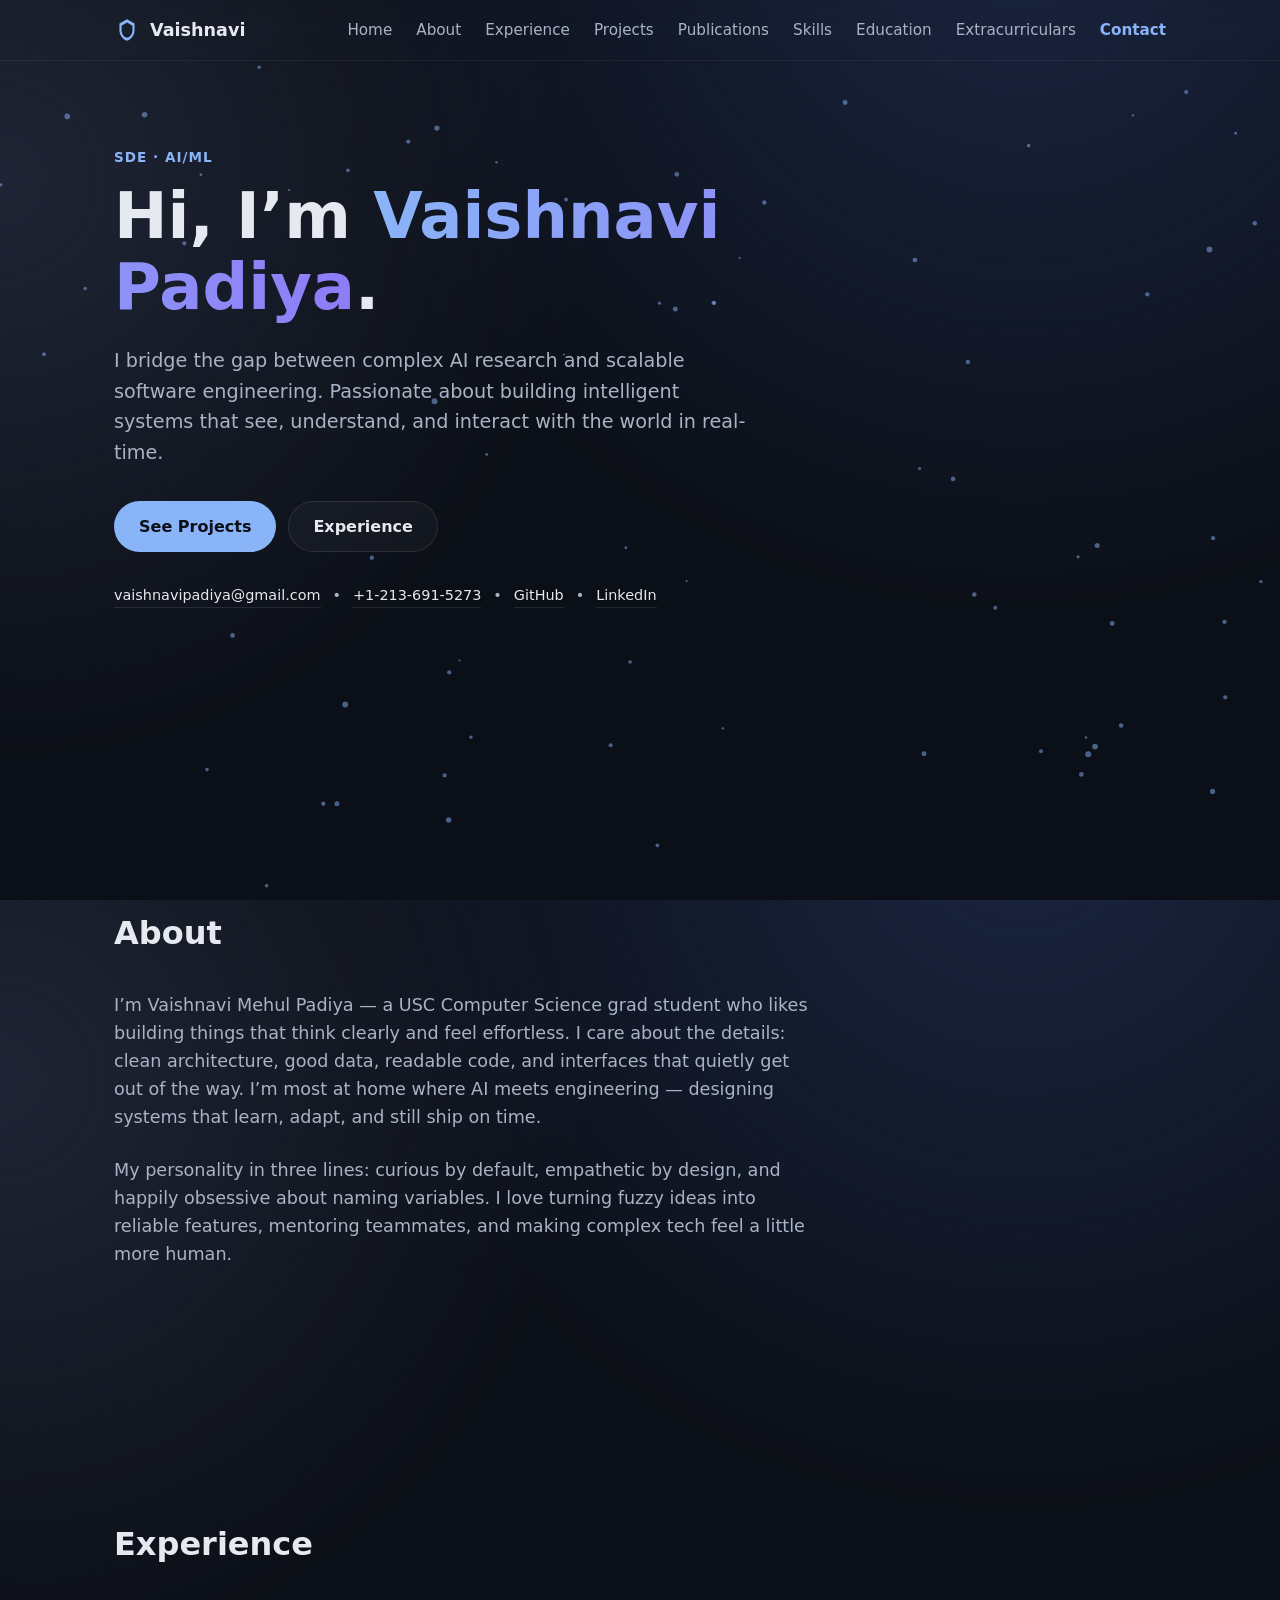
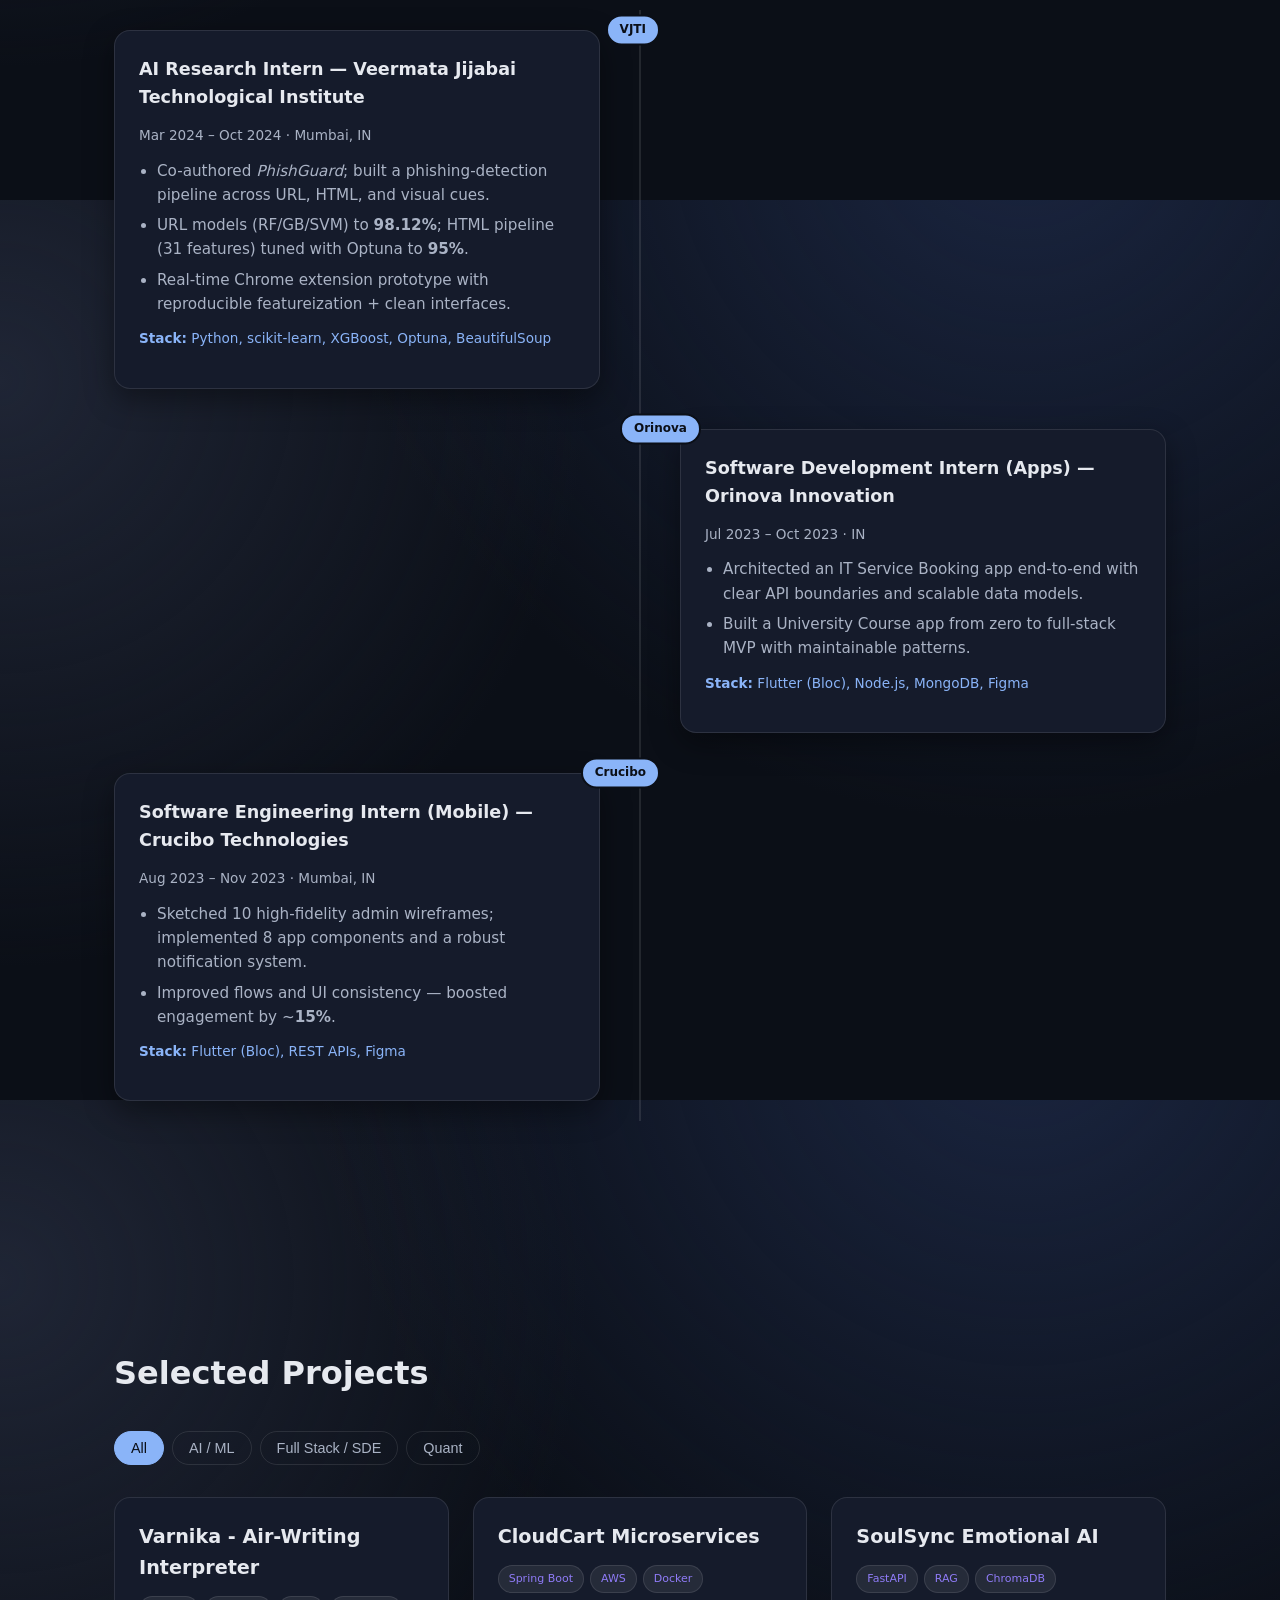
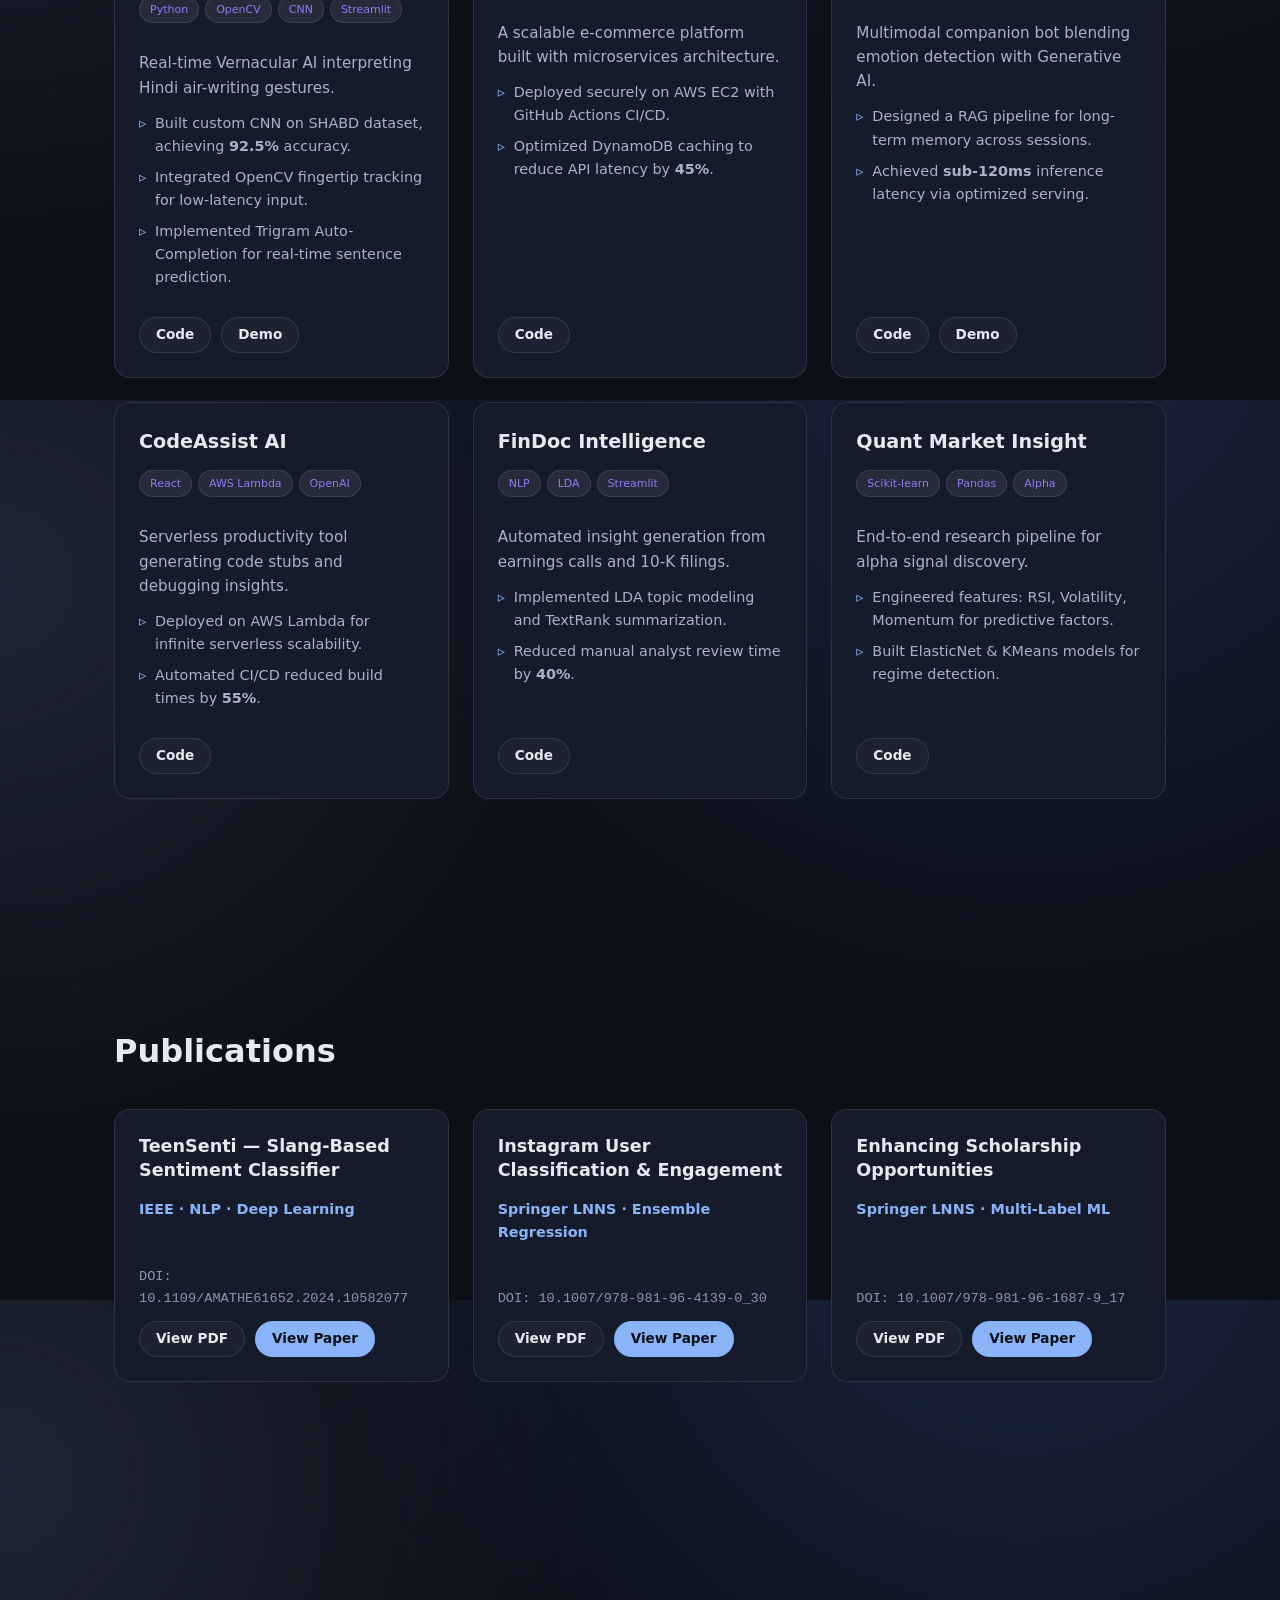
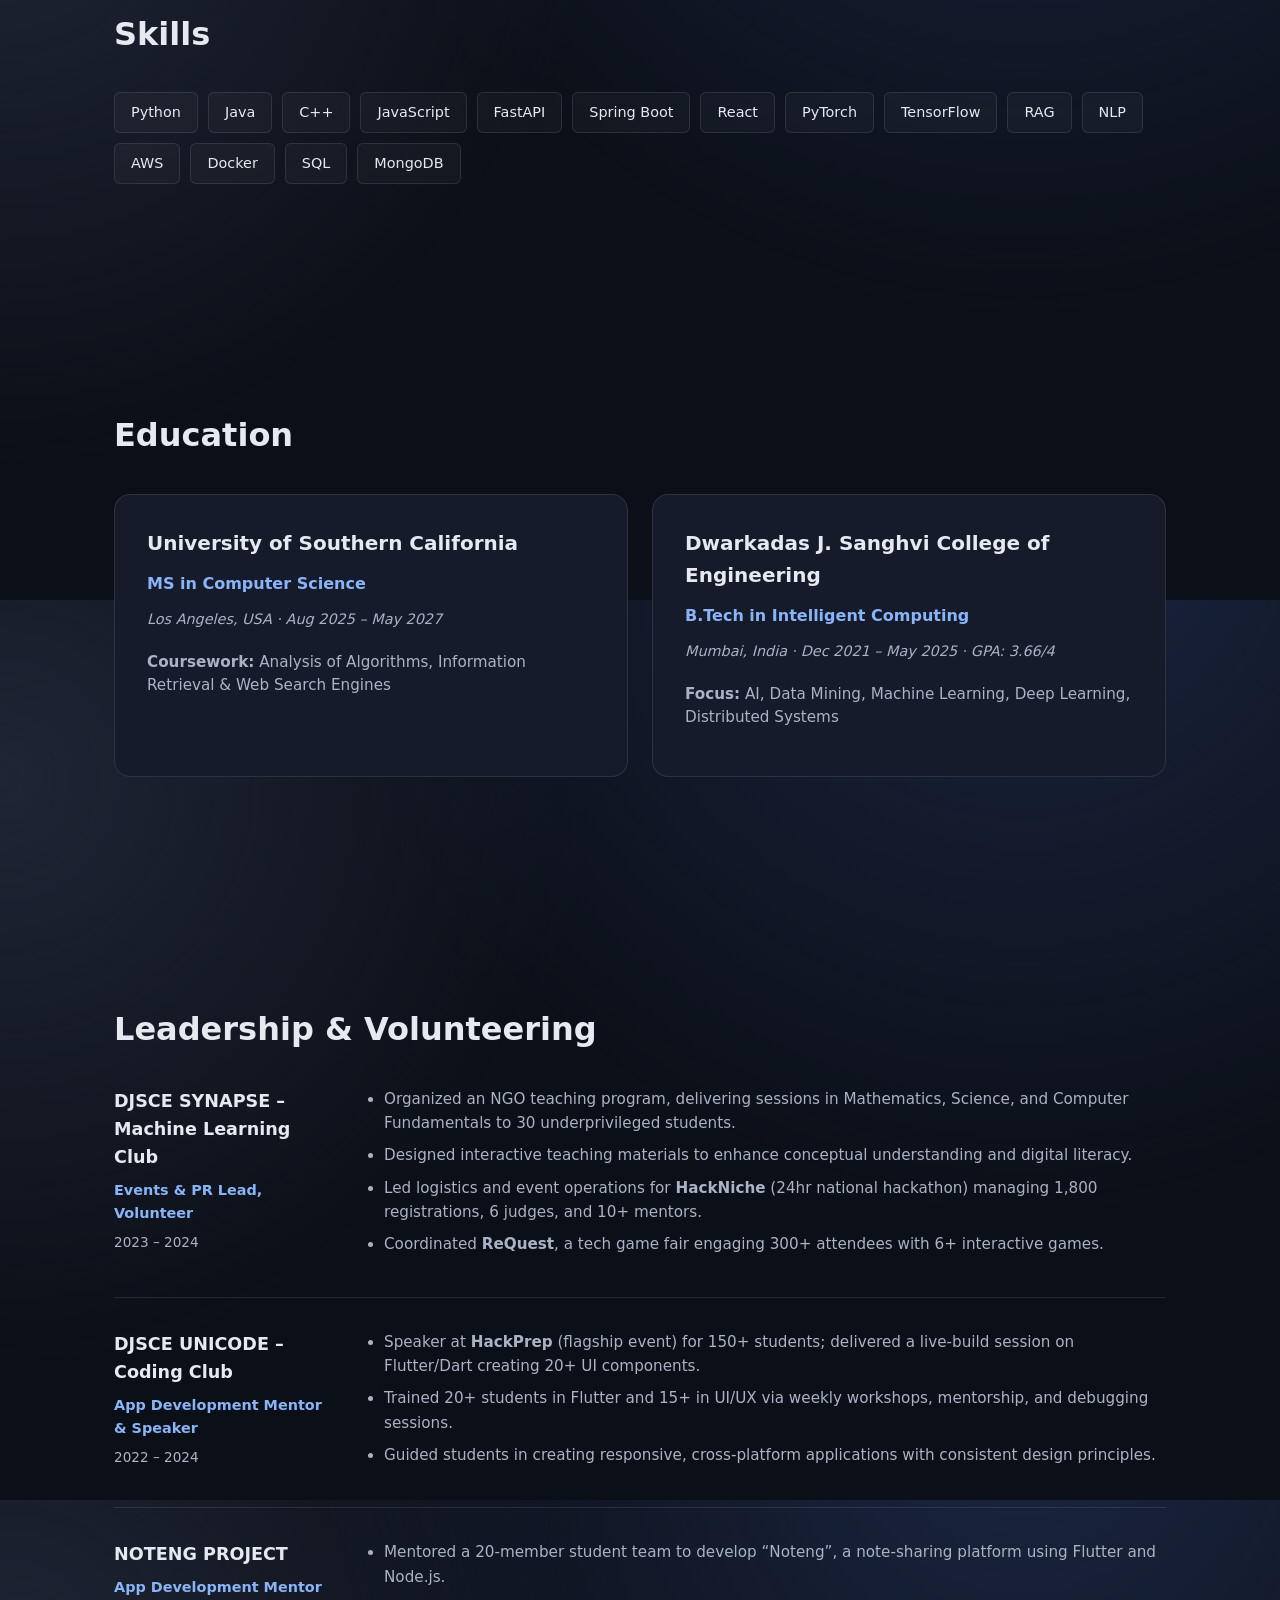
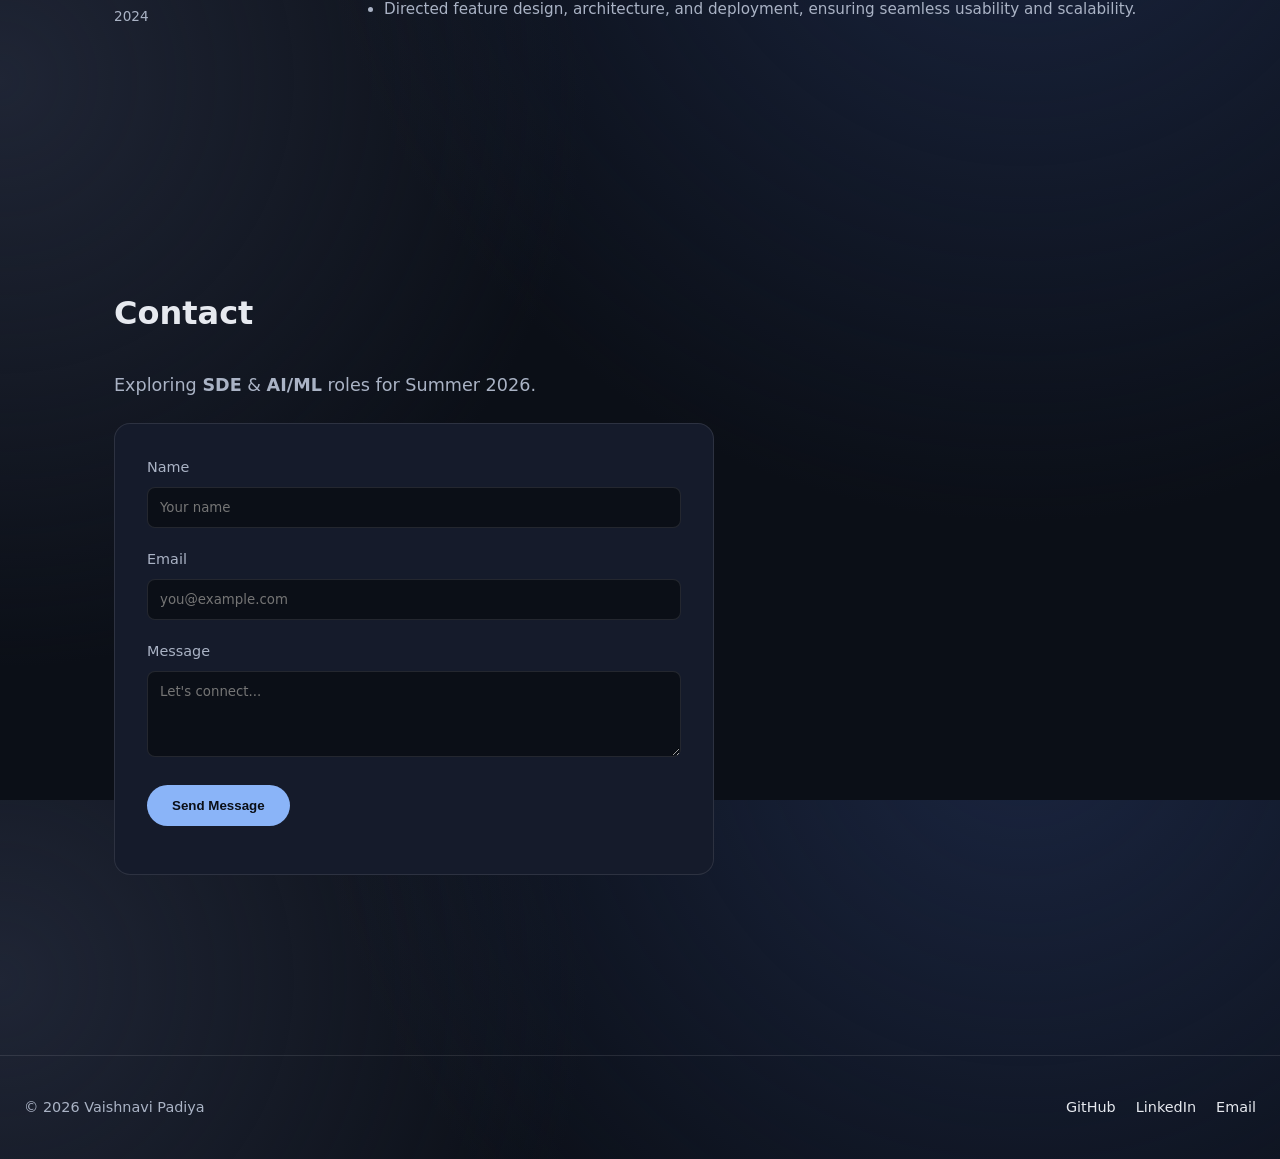
<file: portfolio.html>
<!DOCTYPE html>
<html lang="en">
<head>
  <meta charset="utf-8" />
  <meta name="viewport" content="width=device-width, initial-scale=1" />
  <title>Vaishnavi Padiya — SDE · AI/ML</title>
  <meta name="description" content="SDE · AI/ML portfolio of Vaishnavi Padiya." />
  <style>
    /* ---------- Root Variables ---------- */
    :root {
      --bg: #0b0f17;
      --panel: #151b2b;
      --text: #e6e9ef;
      --muted: #aab3c5;
      --accent: #8ab4f8;
      --accent-2: #8f7bf7;
      --border: rgba(255, 255, 255, 0.1);
      --glass: rgba(255, 255, 255, 0.03);
      --glass-strong: rgba(255, 255, 255, 0.07);
      --shadow: 0 10px 30px rgba(0, 0, 0, 0.4);
      --radius: 16px;
    }

    * { box-sizing: border-box; }
    html, body { height: 100%; scroll-behavior: smooth; }

    body {
      margin: 0;
      font-family: ui-sans-serif, system-ui, -apple-system, Segoe UI, Roboto, sans-serif;
      color: var(--text);
      background: radial-gradient(circle at 80% -10%, #1a2540 0%, transparent 50%),
                  radial-gradient(circle at 0% 20%, #1f2535 0%, transparent 40%),
                  var(--bg);
      line-height: 1.6;
      overflow-x: hidden;
    }

    /* Canvas Background - Fixed Z-Index to ensure it stays behind */
    #bg { position: fixed; inset: 0; z-index: -1; display: block; width: 100%; height: 100%; }

    /* Header */
    .site-header { position: sticky; top: 0; z-index: 100; backdrop-filter: blur(12px); border-bottom: 1px solid rgba(255,255,255,0.05); }
    .nav { max-width: 1100px; margin: 0 auto; padding: 16px 24px; display: flex; align-items: center; justify-content: space-between; }
    .brand { display: flex; align-items: center; gap: 10px; color: var(--text); text-decoration: none; font-weight: 700; font-size: 1.1rem; }
    .brand svg { color: var(--accent); }
    .nav-toggle { display: none; background: none; border: 1px solid var(--border); color: var(--text); padding: 8px 12px; border-radius: 8px; cursor: pointer; }

    .nav-links { list-style: none; display: flex; gap: 24px; margin: 0; padding: 0; }
    .nav-links a { color: var(--muted); text-decoration: none; transition: 0.2s; font-size: 0.95rem; }
    .nav-links a:hover { color: var(--accent); }
    .nav-links .cta { color: var(--accent); font-weight: 600; }

    /* General Layout */
    .section { max-width: 1100px; margin: 0 auto; padding: 100px 24px; }
    .section__title { font-size: 2rem; margin-bottom: 32px; color: var(--text); }
    .lead { color: var(--muted); font-size: 1.1rem; max-width: 700px; margin-bottom: 24px; }
    .lead-text { color: var(--muted); font-size: 0.95rem; margin: 12px 0; }

    /* Hero */
    .hero { min-height: 80vh; display: flex; align-items: center; padding-top: 0; }
    .hero__content { max-width: 800px; }
    .eyebrow { color: var(--accent); text-transform: uppercase; letter-spacing: 1px; font-size: 0.85rem; font-weight: 600; margin-bottom: 12px; }
    .hero__title { font-size: clamp(2.5rem, 5vw, 4rem); line-height: 1.1; margin: 0 0 24px 0; }
    .hero__title .accent { background: linear-gradient(90deg, var(--accent), var(--accent-2)); -webkit-background-clip: text; -webkit-text-fill-color: transparent; }
    .hero__subtitle { color: var(--muted); font-size: 1.2rem; margin-bottom: 32px; max-width: 650px; }
    .hero__actions { display: flex; gap: 12px; flex-wrap: wrap; }
    .hero__meta { margin-top: 32px; color: var(--muted); font-size: 0.9rem; display: flex; gap: 12px; flex-wrap: wrap; }
    .hero__meta a { color: var(--text); text-decoration: none; border-bottom: 1px solid var(--border); }

    /* Buttons */
    .btn { display: inline-block; padding: 12px 24px; border-radius: 50px; text-decoration: none; font-weight: 600; transition: 0.2s; border: 1px solid transparent; cursor: pointer; }
    .btn.small { padding: 6px 16px; font-size: 0.85rem; }
    .btn.primary { background: var(--accent); color: #0b0f17; }
    .btn.primary:hover { filter: brightness(1.1); }
    .btn.ghost { background: var(--glass); border-color: var(--border); color: var(--text); }
    .btn.ghost:hover { background: var(--glass-strong); border-color: var(--muted); }
    .btn.link { color: var(--accent); padding: 12px 0; }

    /* Timeline (Experience) */
    .timeline-alt { position: relative; margin-top: 40px; }
    .timeline-alt::before { content: ""; position: absolute; left: 50%; top: 0; bottom: 0; width: 2px; background: var(--border); transform: translateX(-50%); }
    .t-card { position: relative; padding: 20px 0; width: 50%; }
    .t-card[data-side="left"] { left: 0; padding-right: 40px; }
    .t-card[data-side="right"] { left: 50%; padding-left: 40px; }
    .t-pin { position: absolute; top: 20px; width: auto; height: auto; padding: 4px 12px; border-radius: 20px; font-size: 12px; font-weight: bold; color: #0b0f17; border: 2px solid var(--bg); background: var(--accent); transform: translateY(-50%); z-index: 2; }
    .t-card[data-side="left"] .t-pin { right: -20px; left: auto; }
    .t-card[data-side="right"] .t-pin { left: -20px; right: auto; }

    .t-body { background: var(--panel); padding: 24px; border-radius: var(--radius); border: 1px solid var(--border); box-shadow: var(--shadow); }
    .t-body h3 { margin: 0 0 4px 0; font-size: 1.1rem; }
    .meta { font-size: 0.85rem; color: var(--muted); margin-bottom: 12px; }
    .t-points { padding-left: 18px; margin: 0; font-size: 0.95rem; color: var(--muted); }
    .t-points li { margin-bottom: 6px; }
    .tiny { font-size: 0.85rem; color: var(--accent); margin-top: 12px; display: block; }

    /* PROJECTS SECTION */
    .filters { display: flex; gap: 8px; flex-wrap: wrap; margin-bottom: 32px; }
    .pill { background: transparent; border: 1px solid var(--border); color: var(--muted); padding: 8px 16px; border-radius: 50px; cursor: pointer; transition: 0.2s; font-size: 0.9rem; }
    .pill.active, .pill:hover { background: var(--accent); color: #0b0f17; border-color: var(--accent); }

    .showcase { display: grid; grid-template-columns: repeat(auto-fit, minmax(320px, 1fr)); gap: 24px; }

    .p-card { background: var(--panel); border: 1px solid var(--border); border-radius: var(--radius); padding: 24px; transition: transform 0.2s, border-color 0.2s; display: flex; flex-direction: column; }
    .p-card:hover { transform: translateY(-5px); border-color: var(--accent); }
    .p-card h3 { margin: 0 0 12px 0; font-size: 1.2rem; }

    .badges { display: flex; gap: 6px; flex-wrap: wrap; margin-bottom: 16px; }
    .badge { font-size: 11px; padding: 4px 10px; background: var(--glass-strong); border-radius: 20px; color: var(--accent-2); border: 1px solid var(--border); }

    .kpi-list { list-style: none; padding: 0; margin: 0 0 20px 0; font-size: 0.9rem; color: var(--muted); flex-grow: 1; }
    .kpi-list li { position: relative; padding-left: 16px; margin-bottom: 8px; }
    .kpi-list li::before { content: "▹"; position: absolute; left: 0; color: var(--accent); }

    .actions { margin-top: auto; display: flex; gap: 10px; }

    /* PUBLICATIONS (Standard Static Cards) */
    .pub-grid { display: grid; grid-template-columns: repeat(auto-fit, minmax(300px, 1fr)); gap: 24px; }
    .pub-card { background: var(--panel); border: 1px solid var(--border); border-radius: var(--radius); padding: 24px; transition: transform 0.2s, border-color 0.2s; display: flex; flex-direction: column; }
    .pub-card:hover { transform: translateY(-5px); border-color: var(--accent); }
    .pub-card header { margin-bottom: 16px; }
    .pub-title { font-size: 1.1rem; margin: 0 0 8px 0; line-height: 1.4; }
    .pub-venue { color: var(--accent); font-size: 0.9rem; font-weight: 600; }
    .pub-body { margin-top: auto; }
    .pub-doi { font-size: 0.85rem; color: var(--muted); margin-bottom: 12px; font-family: monospace; opacity: 0.8; }
    .pub-actions { display: flex; gap: 10px; }

    /* SKILLS */
    .skill-list { display: flex; flex-wrap: wrap; gap: 10px; }
    .skill-pill { background: var(--glass); padding: 8px 16px; border-radius: 6px; border: 1px solid var(--border); color: var(--text); font-size: 0.9rem; }

    /* EDUCATION (New Grid Layout) */
    .edu-grid { display: grid; grid-template-columns: repeat(auto-fit, minmax(300px, 1fr)); gap: 24px; }
    .edu-card { background: var(--panel); padding: 32px; border-radius: var(--radius); border: 1px solid var(--border); display: flex; flex-direction: column; gap: 12px; transition: transform 0.2s; }
    .edu-card:hover { transform: translateY(-4px); border-color: var(--accent); }
    .edu-card h3 { margin: 0; font-size: 1.25rem; }
    .edu-degree { color: var(--accent); font-weight: 600; font-size: 1rem; }
    .edu-meta { font-size: 0.9rem; color: var(--muted); font-style: italic; }
    .edu-desc { font-size: 0.95rem; color: var(--muted); line-height: 1.5; margin-top: 8px; }

    /* EXTRACURRICULARS (New List Layout) */
    .extra-list { display: flex; flex-direction: column; gap: 32px; }
    .extra-item { display: grid; grid-template-columns: 220px 1fr; gap: 32px; border-bottom: 1px solid var(--border); padding-bottom: 32px; }
    .extra-item:last-child { border-bottom: none; }
    .extra-header h3 { margin: 0 0 8px 0; font-size: 1.1rem; color: var(--text); }
    .extra-role { color: var(--accent); font-size: 0.9rem; font-weight: 600; margin-bottom: 4px; display: block; }
    .extra-date { color: var(--muted); font-size: 0.85rem; }
    .extra-content ul { margin: 0; padding-left: 18px; color: var(--muted); font-size: 0.95rem; }
    .extra-content li { margin-bottom: 8px; }

    /* CONTACT */
    .form { max-width: 600px; background: var(--panel); padding: 32px; border-radius: var(--radius); border: 1px solid var(--border); }
    .field { margin-bottom: 20px; }
    .field label { display: block; margin-bottom: 8px; font-size: 0.9rem; color: var(--muted); }
    .field input, .field textarea { width: 100%; background: var(--bg); border: 1px solid var(--border); padding: 12px; border-radius: 8px; color: var(--text); font-family: inherit; }
    .field input:focus, .field textarea:focus { outline: none; border-color: var(--accent); }

    /* Footer */
    .site-footer { padding: 40px 24px; border-top: 1px solid var(--border); display: flex; justify-content: space-between; align-items: center; color: var(--muted); font-size: 0.9rem; margin-top: 80px; }
    .socials { display: flex; gap: 20px; }
    .socials a { color: var(--text); text-decoration: none; transition: color 0.2s; }
    .socials a:hover { color: var(--accent); }

    /* ANIMATION UTILS - Default to visible to prevent blank screen */
    .observe { opacity: 1; transform: translateY(0); transition: opacity 0.8s ease, transform 0.8s ease; }
    .observe.hidden { opacity: 0; transform: translateY(30px); }

    /* RESPONSIVE DESIGN */
    @media (max-width: 768px) {
      .nav-toggle { display: block; }
      .nav-links { position: absolute; top: 100%; left: 0; right: 0; background: var(--panel); flex-direction: column; padding: 20px; gap: 16px; border-bottom: 1px solid var(--border); display: none; }
      .nav-links.show { display: flex; }
      .hero__title { font-size: 2.5rem; }
      
      /* Timeline collapse */
      .timeline-alt::before { left: 20px; }
      .t-card { width: 100%; padding-left: 50px !important; padding-right: 0 !important; left: 0 !important; }
      .t-pin { left: 14px !important; right: auto !important; width: 12px; height: 12px; padding: 0; border: 2px solid var(--accent); background: var(--bg); }
      
      /* Extracurriculars collapse */
      .extra-item { grid-template-columns: 1fr; gap: 12px; }
      
      .site-footer { flex-direction: column; gap: 16px; }
    }
  </style>
</head>
<body>
  <!-- Background Animation Canvas -->
  <canvas id="bg"></canvas>

  <header class="site-header">
    <nav class="nav">
      <a class="brand" href="#hero" aria-label="Home">
        <svg width="26" height="26" viewBox="0 0 24 24" aria-hidden="true"><path fill="currentColor" d="M12 2l7 4v6c0 5-3.5 9-7 10c-3.5-1-7-5-7-10V6l7-4zM7 8v4c0 3.7 2.4 7 5 7s5-3.3 5-7V8l-5-3l-5 3z"/></svg>
        <span>Vaishnavi</span>
      </a>
      <button class="nav-toggle" aria-label="Open menu">☰</button>
      <ul class="nav-links">
        <li><a href="#hero">Home</a></li>
        <li><a href="#about">About</a></li>
        <li><a href="#experience">Experience</a></li>
        <li><a href="#projects">Projects</a></li>
        <li><a href="#publications">Publications</a></li>
        <li><a href="#skills">Skills</a></li>
        <li><a href="#education">Education</a></li>
        <li><a href="#extras">Extracurriculars</a></li>
        <li><a class="cta" href="#contact">Contact</a></li>
      </ul>
    </nav>
  </header>

  <main>
    <!-- HERO -->
    <section id="hero" class="hero section observe hidden">
      <div class="hero__content">
        <p class="eyebrow">SDE · AI/ML</p>
        <h1 class="hero__title">Hi, I’m <span class="accent">Vaishnavi Padiya</span>.</h1>
        <!-- Updated Bio -->
        <p class="hero__subtitle">
          I bridge the gap between complex AI research and scalable software engineering. 
          Passionate about building intelligent systems that see, understand, and interact with the world in real-time.
        </p>
        <div class="hero__actions">
          <a class="btn primary" href="#projects">See Projects</a>
          <a class="btn ghost" href="#experience">Experience</a>
        </div>
        <div class="hero__meta">
          <a href="mailto:vaishnavipadiya@gmail.com">vaishnavipadiya@gmail.com</a><span>•</span>
          <a href="tel:+12136915273">+1-213-691-5273</a><span>•</span>
          <a href="https://github.com/Vaish1809" target="_blank" rel="noopener">GitHub</a><span>•</span>
          <a href="http://www.linkedin.com/in/vaishnavipadiya" target="_blank" rel="noopener">LinkedIn</a>
        </div>
      </div>
    </section>

    <!-- ABOUT -->
    <section id="about" class="about section observe hidden">
      <h2 class="section__title">About</h2>
      <!-- Updated About Text -->
      <p class="lead">
        I’m Vaishnavi Mehul Padiya — a USC Computer Science grad student who likes building things that think clearly and feel effortless. I care about the details: clean architecture, good data, readable code, and interfaces that quietly get out of the way. I’m most at home where AI meets engineering — designing systems that learn, adapt, and still ship on time.

      </p>
      <p class="lead">
        
My personality in three lines: curious by default, empathetic by design, and happily obsessive about naming variables. I love turning fuzzy ideas into reliable features, mentoring teammates, and making complex tech feel a little more human.
    </section>

    <!-- EXPERIENCE -->
    <section id="experience" class="experience section observe hidden">
      <h2 class="section__title">Experience</h2>
      <div class="timeline-alt">
        <!-- VJTI -->
        <article class="t-card" data-side="left">
          <div class="t-pin">VJTI</div>
          <div class="t-body">
            <header>
              <h3>AI Research Intern — Veermata Jijabai Technological Institute</h3>
              <p class="meta">Mar 2024 – Oct 2024 · Mumbai, IN</p>
            </header>
            <ul class="t-points">
              <li>Co-authored <em>PhishGuard</em>; built a phishing-detection pipeline across URL, HTML, and visual cues.</li>
              <li>URL models (RF/GB/SVM) to <strong>98.12%</strong>; HTML pipeline (31 features) tuned with Optuna to <strong>95%</strong>.</li>
              <li>Real-time Chrome extension prototype with reproducible featureization + clean interfaces.</li>
            </ul>
            <p class="tiny"><strong>Stack:</strong> Python, scikit-learn, XGBoost, Optuna, BeautifulSoup</p>
          </div>
        </article>

        <!-- Orinova -->
        <article class="t-card" data-side="right">
          <div class="t-pin">Orinova</div>
          <div class="t-body">
            <header>
              <h3>Software Development Intern (Apps) — Orinova Innovation</h3>
              <p class="meta">Jul 2023 – Oct 2023 · IN</p>
            </header>
            <ul class="t-points">
              <li>Architected an IT Service Booking app end-to-end with clear API boundaries and scalable data models.</li>
              <li>Built a University Course app from zero to full-stack MVP with maintainable patterns.</li>
            </ul>
            <p class="tiny"><strong>Stack:</strong> Flutter (Bloc), Node.js, MongoDB, Figma</p>
          </div>
        </article>

        <!-- Crucibo -->
        <article class="t-card" data-side="left">
          <div class="t-pin">Crucibo</div>
          <div class="t-body">
            <header>
              <h3>Software Engineering Intern (Mobile) — Crucibo Technologies</h3>
              <p class="meta">Aug 2023 – Nov 2023 · Mumbai, IN</p>
            </header>
            <ul class="t-points">
              <li>Sketched 10 high-fidelity admin wireframes; implemented 8 app components and a robust notification system.</li>
              <li>Improved flows and UI consistency — boosted engagement by ~<strong>15%</strong>.</li>
            </ul>
            <p class="tiny"><strong>Stack:</strong> Flutter (Bloc), REST APIs, Figma</p>
          </div>
        </article>
      </div>
    </section>

    <!-- PROJECTS -->
    <section id="projects" class="projects section observe hidden">
      <h2 class="section__title">Selected Projects</h2>
      <div class="filters">
        <button class="pill active" data-filter="all">All</button>
        <button class="pill" data-filter="ml">AI / ML</button>
        <button class="pill" data-filter="sde">Full Stack / SDE</button>
        <button class="pill" data-filter="quant">Quant</button>
      </div>
      <div class="showcase">
        
        <!-- Varnika (NEW) -->
        <article class="p-card" data-tags="ml ai">
          <header>
            <h3>Varnika - Air-Writing Interpreter</h3>
            <div class="badges"><span class="badge">Python</span><span class="badge">OpenCV</span><span class="badge">CNN</span><span class="badge">Streamlit</span></div>
          </header>
          <p class="lead-text">Real-time Vernacular AI interpreting Hindi air-writing gestures.</p>
          <ul class="kpi-list">
            <li>Built custom CNN on SHABD dataset, achieving <strong>92.5%</strong> accuracy.</li>
            <li>Integrated OpenCV fingertip tracking for low-latency input.</li>
            <li>Implemented Trigram Auto-Completion for real-time sentence prediction.</li>
          </ul>
          <div class="actions"><a href="#" class="btn small ghost">Code</a><a href="https://varnika.streamlit.app" target="_blank" class="btn small ghost">Demo</a></div>
        </article>

        <!-- CloudCart -->
        <article class="p-card" data-tags="sde cloud">
          <header>
            <h3>CloudCart Microservices</h3>
            <div class="badges"><span class="badge">Spring Boot</span><span class="badge">AWS</span><span class="badge">Docker</span></div>
          </header>
          <p class="lead-text">A scalable e-commerce platform built with microservices architecture.</p>
          <ul class="kpi-list">
            <li>Deployed securely on AWS EC2 with GitHub Actions CI/CD.</li>
            <li>Optimized DynamoDB caching to reduce API latency by <strong>45%</strong>.</li>
          </ul>
          <div class="actions"><a href="#" class="btn small ghost">Code</a></div>
        </article>

        <!-- SoulSync -->
        <article class="p-card" data-tags="ml ai">
          <header>
            <h3>SoulSync Emotional AI</h3>
            <div class="badges"><span class="badge">FastAPI</span><span class="badge">RAG</span><span class="badge">ChromaDB</span></div>
          </header>
          <p class="lead-text">Multimodal companion bot blending emotion detection with Generative AI.</p>
          <ul class="kpi-list">
            <li>Designed a RAG pipeline for long-term memory across sessions.</li>
            <li>Achieved <strong>sub-120ms</strong> inference latency via optimized serving.</li>
          </ul>
          <div class="actions"><a href="#" class="btn small ghost">Code</a><a href="#" class="btn small ghost">Demo</a></div>
        </article>

        <!-- CodeAssist -->
        <article class="p-card" data-tags="sde ai">
          <header>
            <h3>CodeAssist AI</h3>
            <div class="badges"><span class="badge">React</span><span class="badge">AWS Lambda</span><span class="badge">OpenAI</span></div>
          </header>
          <p class="lead-text">Serverless productivity tool generating code stubs and debugging insights.</p>
          <ul class="kpi-list">
            <li>Deployed on AWS Lambda for infinite serverless scalability.</li>
            <li>Automated CI/CD reduced build times by <strong>55%</strong>.</li>
          </ul>
          <div class="actions"><a href="#" class="btn small ghost">Code</a></div>
        </article>

        <!-- FinDoc Intel -->
        <article class="p-card" data-tags="ml quant">
          <header>
            <h3>FinDoc Intelligence</h3>
            <div class="badges"><span class="badge">NLP</span><span class="badge">LDA</span><span class="badge">Streamlit</span></div>
          </header>
          <p class="lead-text">Automated insight generation from earnings calls and 10-K filings.</p>
          <ul class="kpi-list">
            <li>Implemented LDA topic modeling and TextRank summarization.</li>
            <li>Reduced manual analyst review time by <strong>40%</strong>.</li>
          </ul>
          <div class="actions"><a href="#" class="btn small ghost">Code</a></div>
        </article>

        <!-- Quant Insight -->
        <article class="p-card" data-tags="quant ml">
          <header>
            <h3>Quant Market Insight</h3>
            <div class="badges"><span class="badge">Scikit-learn</span><span class="badge">Pandas</span><span class="badge">Alpha</span></div>
          </header>
          <p class="lead-text">End-to-end research pipeline for alpha signal discovery.</p>
          <ul class="kpi-list">
            <li>Engineered features: RSI, Volatility, Momentum for predictive factors.</li>
            <li>Built ElasticNet & KMeans models for regime detection.</li>
          </ul>
          <div class="actions"><a href="#" class="btn small ghost">Code</a></div>
        </article>
      </div>
    </section>

    <!-- PUBLICATIONS -->
    <section id="publications" class="publications section observe hidden">
      <h2 class="section__title">Publications</h2>
      <div class="pub-grid">
        <article class="pub-card">
          <header>
            <h3 class="pub-title">TeenSenti — Slang-Based Sentiment Classifier</h3>
            <p class="pub-venue">IEEE · NLP · Deep Learning</p>
          </header>
          <div class="pub-body">
            <p class="pub-doi">DOI: 10.1109/AMATHE61652.2024.10582077</p>
            <div class="pub-actions">
              <a class="btn ghost small" href="assets/teen_senti.pdf" target="_blank">View PDF</a>
              <a class="btn primary small" href="https://doi.org/10.1109/AMATHE61652.2024.10582077" target="_blank">View Paper</a>
            </div>
          </div>
        </article>
        <article class="pub-card">
          <header>
            <h3 class="pub-title">Instagram User Classification & Engagement</h3>
            <p class="pub-venue">Springer LNNS · Ensemble Regression</p>
          </header>
          <div class="pub-body">
            <p class="pub-doi">DOI: 10.1007/978-981-96-4139-0_30</p>
            <div class="pub-actions">
              <a class="btn ghost small" href="assets/instagrampaper.pdf" target="_blank">View PDF</a>
              <a class="btn primary small" href="https://doi.org/10.1007/978-981-96-4139-0_30" target="_blank">View Paper</a>
            </div>
          </div>
        </article>
        <article class="pub-card">
          <header>
            <h3 class="pub-title">Enhancing Scholarship Opportunities</h3>
            <p class="pub-venue">Springer LNNS · Multi-Label ML</p>
          </header>
          <div class="pub-body">
            <p class="pub-doi">DOI: 10.1007/978-981-96-1687-9_17</p>
            <div class="pub-actions">
              <a class="btn ghost small" href="assets/Scholarship.pdf" target="_blank">View PDF</a>
              <a class="btn primary small" href="https://doi.org/10.1007/978-981-96-1687-9_17" target="_blank">View Paper</a>
            </div>
          </div>
        </article>
      </div>
    </section>

    <!-- SKILLS -->
    <section id="skills" class="skills section observe hidden">
      <h2 class="section__title">Skills</h2>
      <div class="skill-list">
        <span class="skill-pill">Python</span>
        <span class="skill-pill">Java</span>
        <span class="skill-pill">C++</span>
        <span class="skill-pill">JavaScript</span>
        <span class="skill-pill">FastAPI</span>
        <span class="skill-pill">Spring Boot</span>
        <span class="skill-pill">React</span>
        <span class="skill-pill">PyTorch</span>
        <span class="skill-pill">TensorFlow</span>
        <span class="skill-pill">RAG</span>
        <span class="skill-pill">NLP</span>
        <span class="skill-pill">AWS</span>
        <span class="skill-pill">Docker</span>
        <span class="skill-pill">SQL</span>
        <span class="skill-pill">MongoDB</span>
      </div>
    </section>

    <!-- EDUCATION (Redesigned - Grid Layout) -->
    <section id="education" class="education section observe hidden">
      <h2 class="section__title">Education</h2>
      <div class="edu-grid">
        <div class="edu-card">
          <h3>University of Southern California</h3>
          <span class="edu-degree">MS in Computer Science</span>
          <span class="edu-meta">Los Angeles, USA · Aug 2025 – May 2027</span>
          <p class="edu-desc"><strong>Coursework:</strong> Analysis of Algorithms, Information Retrieval & Web Search Engines</p>
        </div>
        <div class="edu-card">
          <h3>Dwarkadas J. Sanghvi College of Engineering</h3>
          <span class="edu-degree">B.Tech in Intelligent Computing</span>
          <span class="edu-meta">Mumbai, India · Dec 2021 – May 2025 · GPA: 3.66/4</span>
          <p class="edu-desc"><strong>Focus:</strong> AI, Data Mining, Machine Learning, Deep Learning, Distributed Systems</p>
        </div>
      </div>
    </section>

    <!-- EXTRAS (Redesigned - Detailed Timeline List) -->
    <section id="extras" class="section observe hidden">
      <h2 class="section__title">Leadership & Volunteering</h2>
      <div class="extra-list">
        
        <!-- Synapse -->
        <article class="extra-item">
          <header class="extra-header">
            <h3>DJSCE SYNAPSE – Machine Learning Club</h3>
            <span class="extra-role">Events & PR Lead, Volunteer</span>
            <span class="extra-date">2023 – 2024</span>
          </header>
          <div class="extra-content">
            <ul>
              <li>Organized an NGO teaching program, delivering sessions in Mathematics, Science, and Computer Fundamentals to 30 underprivileged students.</li>
              <li>Designed interactive teaching materials to enhance conceptual understanding and digital literacy.</li>
              <li>Led logistics and event operations for <strong>HackNiche</strong> (24hr national hackathon) managing 1,800 registrations, 6 judges, and 10+ mentors.</li>
              <li>Coordinated <strong>ReQuest</strong>, a tech game fair engaging 300+ attendees with 6+ interactive games.</li>
            </ul>
          </div>
        </article>

        <!-- Unicode -->
        <article class="extra-item">
          <header class="extra-header">
            <h3>DJSCE UNICODE – Coding Club</h3>
            <span class="extra-role">App Development Mentor & Speaker</span>
            <span class="extra-date">2022 – 2024</span>
          </header>
          <div class="extra-content">
            <ul>
              <li>Speaker at <strong>HackPrep</strong> (flagship event) for 150+ students; delivered a live-build session on Flutter/Dart creating 20+ UI components.</li>
              <li>Trained 20+ students in Flutter and 15+ in UI/UX via weekly workshops, mentorship, and debugging sessions.</li>
              <li>Guided students in creating responsive, cross-platform applications with consistent design principles.</li>
            </ul>
          </div>
        </article>

        <!-- Noteng -->
        <article class="extra-item">
          <header class="extra-header">
            <h3>NOTENG PROJECT</h3>
            <span class="extra-role">App Development Mentor</span>
            <span class="extra-date">2024</span>
          </header>
          <div class="extra-content">
            <ul>
              <li>Mentored a 20-member student team to develop “Noteng”, a note-sharing platform using Flutter and Node.js.</li>
              <li>Directed feature design, architecture, and deployment, ensuring seamless usability and scalability.</li>
            </ul>
          </div>
        </article>

      </div>
    </section>

    <!-- CONTACT -->
    <section id="contact" class="contact section observe hidden">
      <h2 class="section__title">Contact</h2>
      <p class="lead">Exploring <strong>SDE</strong> & <strong>AI/ML</strong> roles for Summer 2026.</p>
      <form id="contact-form" class="form">
        <div class="field">
          <label for="name">Name</label>
          <input id="name" name="name" type="text" placeholder="Your name" required />
        </div>
        <div class="field">
          <label for="email">Email</label>
          <input id="email" name="email" type="email" placeholder="you@example.com" required />
        </div>
        <div class="field">
          <label for="message">Message</label>
          <textarea id="message" name="message" rows="4" placeholder="Let's connect..." required></textarea>
        </div>
        <button class="btn primary" type="submit">Send Message</button>
        <p id="form-status"></p>
      </form>
    </section>
  </main>

  <footer class="site-footer">
    <div>© <span id="year"></span> Vaishnavi Padiya</div>
    <div class="socials">
      <a href="https://github.com/Vaish1809" target="_blank" class="icon">GitHub</a>
      <a href="http://www.linkedin.com/in/vaishnavipadiya" target="_blank" class="icon">LinkedIn</a>
      <a href="mailto:vaishnavipadiya@gmail.com" class="icon">Email</a>
    </div>
  </footer>

  <script>
    /* Helpers */
    const $ = (q, ctx=document) => ctx.querySelector(q);
    const $$ = (q, ctx=document) => [...ctx.querySelectorAll(q)];
    $("#year").textContent = new Date().getFullYear();

    /* Mobile Nav */
    const toggleBtn = $(".nav-toggle");
    const navLinks  = $(".nav-links");
    if(toggleBtn) {
      toggleBtn.addEventListener("click", () => navLinks.classList.toggle("show"));
      $$(".nav-links a").forEach(a => a.addEventListener("click", () => navLinks.classList.remove("show")));
    }

    /* Scroll Reveal - Logic to un-hide elements */
    const io = new IntersectionObserver((entries) => {
      entries.forEach(e => { 
        if (e.isIntersecting) { 
          e.target.classList.remove("hidden"); 
          io.unobserve(e.target); 
        } 
      });
    }, { threshold: 0.1 });
    $$(".observe").forEach(el => io.observe(el));

    /* Project Filters */
    const pills = $$(".pill");
    const cards = $$(".p-card");
    pills.forEach(p => p.addEventListener("click", () => {
      pills.forEach(x => x.classList.remove("active"));
      p.classList.add("active");
      const filter = p.dataset.filter;
      cards.forEach(card => {
        const tags = card.dataset.tags;
        if (filter === "all" || tags.includes(filter)) {
          card.style.display = "flex";
          setTimeout(() => card.style.opacity = "1", 50);
        } else {
          card.style.opacity = "0";
          setTimeout(() => card.style.display = "none", 200);
        }
      });
    }));

    /* Background Particles */
    const canvas = document.getElementById("bg");
    if (canvas) {
      const ctx = canvas.getContext("2d");
      let w, h, particles;
      const resize = () => { w = canvas.width = innerWidth; h = canvas.height = innerHeight; init(); };
      const init = () => {
        particles = Array.from({ length: 80 }).map(() => ({
          x: Math.random() * w, y: Math.random() * h,
          vx: (Math.random() - 0.5) * 0.5, vy: (Math.random() - 0.5) * 0.5,
          size: Math.random() * 2 + 1
        }));
      };
      const draw = () => {
        ctx.clearRect(0, 0, w, h);
        ctx.fillStyle = "rgba(138, 180, 248, 0.5)"; /* Increased visibility */
        particles.forEach(p => {
          p.x += p.vx; p.y += p.vy;
          if (p.x < 0 || p.x > w) p.vx *= -1;
          if (p.y < 0 || p.y > h) p.vy *= -1;
          ctx.beginPath(); ctx.arc(p.x, p.y, p.size, 0, Math.PI*2); ctx.fill();
        });
        requestAnimationFrame(draw);
      };
      window.addEventListener("resize", resize);
      resize();
      draw();
    }
  </script>
</body>
</html>
</file>
